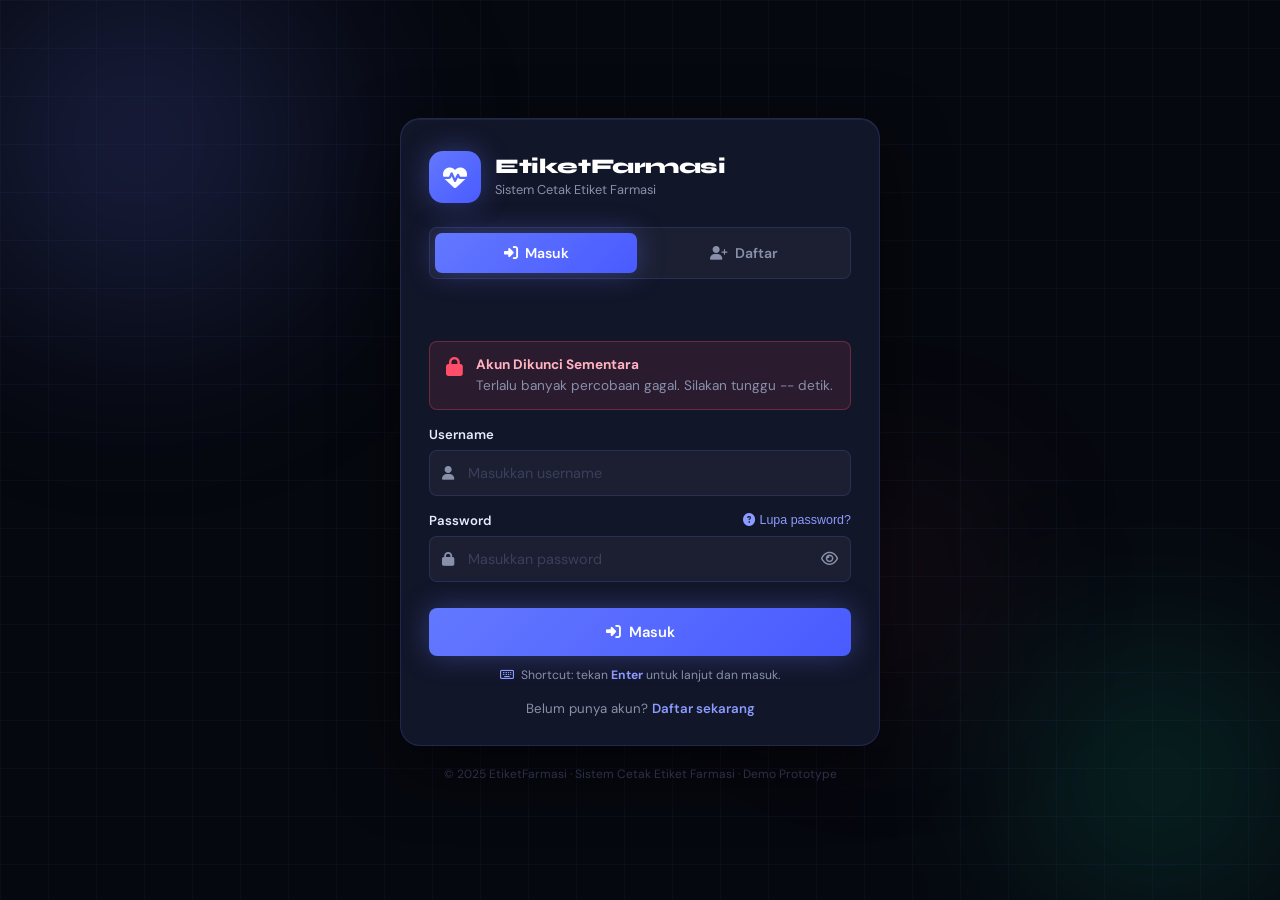
<file: index.html>
<!doctype html>
<html lang="id">
  <head>
    <meta charset="UTF-8" />
    <meta name="viewport" content="width=device-width, initial-scale=1.0" />
    <title>EtiketFarmasi — Login</title>
    <link rel="preconnect" href="https://fonts.googleapis.com" />
    <link rel="preconnect" href="https://fonts.gstatic.com" crossorigin />
    <link
      href="https://fonts.googleapis.com/css2?family=Syne:wght@400;500;600;700;800&family=DM+Sans:wght@300;400;500;600&display=swap"
      rel="stylesheet"
    />
    <link
      rel="stylesheet"
      href="https://cdnjs.cloudflare.com/ajax/libs/font-awesome/6.5.0/css/all.min.css"
    />
    <link rel="stylesheet" href="css/auth.css" />
  </head>
  <body>
    <!-- Background Decorations -->
    <div class="bg-orb bg-orb-1"></div>
    <div class="bg-orb bg-orb-2"></div>
    <div class="bg-orb bg-orb-3"></div>
    <div class="bg-grid"></div>

    <main class="auth-wrapper">
      <div class="auth-card" id="auth-card">
        <!-- Brand Header -->
        <div class="auth-brand">
          <div class="auth-logo">
            <i class="fa-solid fa-heart-pulse"></i>
          </div>
          <div class="auth-brand-text">
            <h1>EtiketFarmasi</h1>
            <p>Sistem Cetak Etiket Farmasi</p>
          </div>
        </div>

        <!-- Tab Switch -->
        <div class="auth-tabs" role="tablist">
          <button
            class="auth-tab active"
            id="tab-login"
            onclick="switchTab('login')"
            role="tab"
            aria-selected="true"
          >
            <i class="fa-solid fa-right-to-bracket"></i> Masuk
          </button>
          <button
            class="auth-tab"
            id="tab-register"
            onclick="switchTab('register')"
            role="tab"
            aria-selected="false"
          >
            <i class="fa-solid fa-user-plus"></i> Daftar
          </button>
        </div>

        <!-- ===== LOGIN FORM ===== -->
        <div id="panel-login" class="auth-panel">
          <div class="alert-box" id="login-alert" hidden></div>

          <div class="lockout-banner" id="lockout-banner" hidden>
            <i class="fa-solid fa-lock"></i>
            <div>
              <strong>Akun Dikunci Sementara</strong>
              <p>
                Terlalu banyak percobaan gagal. Silakan tunggu
                <span id="lockout-timer">--</span> detik.
              </p>
            </div>
          </div>

          <div class="field">
            <label for="login-username">Username</label>
            <div class="input-wrap">
              <span class="input-icon"><i class="fa-solid fa-user"></i></span>
              <input
                type="text"
                id="login-username"
                class="control"
                placeholder="Masukkan username"
                autocomplete="username"
              />
            </div>
          </div>

          <div class="field">
            <label for="login-password">
              Password
              <button
                type="button"
                class="forgot-link"
                onclick="showForgotPassword()"
              >
                <i class="fa-solid fa-circle-question"></i> Lupa password?
              </button>
            </label>
            <div class="input-wrap">
              <span class="input-icon"><i class="fa-solid fa-lock"></i></span>
              <input
                type="password"
                id="login-password"
                class="control"
                placeholder="Masukkan password"
                autocomplete="current-password"
              />
              <button
                type="button"
                class="toggle-pw"
                id="toggle-login-pw"
                onclick="togglePw('login-password', 'toggle-login-pw')"
                aria-label="Tampilkan password"
              >
                <i class="fa-regular fa-eye"></i>
              </button>
            </div>
            <div class="attempt-info" id="attempt-info" hidden></div>
          </div>

          <button
            class="btn btn-primary btn-full"
            id="btn-login"
            onclick="doLogin()"
          >
            <i class="fa-solid fa-right-to-bracket"></i> Masuk
          </button>
          <p class="keyboard-hint">
            <i class="fa-regular fa-keyboard"></i>
            Shortcut: tekan <strong>Enter</strong> untuk lanjut dan masuk.
          </p>

          <p class="auth-switch">
            Belum punya akun?
            <button onclick="switchTab('register')">Daftar sekarang</button>
          </p>
        </div>

        <!-- ===== REGISTER FORM ===== -->
        <div id="panel-register" class="auth-panel" hidden>
          <div class="alert-box" id="register-alert" hidden></div>

          <div class="field">
            <label for="reg-username">Username</label>
            <div class="input-wrap">
              <span class="input-icon"><i class="fa-solid fa-user"></i></span>
              <input
                type="text"
                id="reg-username"
                class="control"
                placeholder="Contoh: budi123"
                autocomplete="username"
                oninput="clearRegAlert()"
              />
            </div>
            <small
              >Minimal 3 karakter, boleh huruf, angka, titik, underscore.</small
            >
          </div>

          <div class="field">
            <label for="reg-fullname">Nama Lengkap</label>
            <div class="input-wrap">
              <span class="input-icon"
                ><i class="fa-solid fa-id-card"></i
              ></span>
              <input
                type="text"
                id="reg-fullname"
                class="control"
                placeholder="Nama lengkap Anda"
                autocomplete="name"
                oninput="clearRegAlert()"
              />
            </div>
          </div>

          <div class="field">
            <label for="reg-password">Password</label>
            <div class="input-wrap">
              <span class="input-icon"><i class="fa-solid fa-lock"></i></span>
              <input
                type="password"
                id="reg-password"
                class="control"
                placeholder="Buat password (min. 6 karakter)"
                autocomplete="new-password"
                oninput="
                  checkPasswordStrength();
                  clearRegAlert();
                "
              />
              <button
                type="button"
                class="toggle-pw"
                id="toggle-reg-pw"
                onclick="togglePw('reg-password', 'toggle-reg-pw')"
                aria-label="Tampilkan password"
              >
                <i class="fa-regular fa-eye"></i>
              </button>
            </div>
            <div class="pw-strength-wrap" id="pw-strength-wrap" hidden>
              <div class="pw-strength-bar">
                <div class="pw-strength-fill" id="pw-strength-fill"></div>
              </div>
              <span class="pw-strength-label" id="pw-strength-label"></span>
            </div>
          </div>

          <div class="field">
            <label for="reg-confirm">Konfirmasi Password</label>
            <div class="input-wrap">
              <span class="input-icon"
                ><i class="fa-solid fa-lock-open"></i
              ></span>
              <input
                type="password"
                id="reg-confirm"
                class="control"
                placeholder="Ulangi password"
                autocomplete="new-password"
                oninput="clearRegAlert()"
              />
              <button
                type="button"
                class="toggle-pw"
                id="toggle-reg-confirm"
                onclick="togglePw('reg-confirm', 'toggle-reg-confirm')"
                aria-label="Tampilkan password"
              >
                <i class="fa-regular fa-eye"></i>
              </button>
            </div>
          </div>

          <button class="btn btn-primary btn-full" onclick="doRegister()">
            <i class="fa-solid fa-user-plus"></i> Buat Akun
          </button>
          <p class="keyboard-hint">
            <i class="fa-regular fa-keyboard"></i>
            Shortcut: tekan <strong>Enter</strong> untuk lanjut ke kolom
            berikutnya.
          </p>

          <p class="auth-switch">
            Sudah punya akun?
            <button onclick="switchTab('login')">Masuk sekarang</button>
          </p>
        </div>

        <!-- ===== FORGOT / REQUEST GANTI PASSWORD ===== -->
        <div id="panel-forgot" class="auth-panel" hidden>
          <div class="back-btn-wrap">
            <button class="back-btn" onclick="showLoginPanel()">
              <i class="fa-solid fa-arrow-left"></i> Kembali ke Login
            </button>
          </div>
          <div class="forgot-header">
            <div class="forgot-icon"><i class="fa-solid fa-key"></i></div>
            <h2>Verifikasi Password</h2>
            <p id="forgot-subtitle">
              Masukkan username Anda. Anda dapat membuat password baru tanpa
              persetujuan admin.
            </p>
          </div>
          <div class="alert-box" id="forgot-alert" hidden></div>

          <!-- Step 1: Input Username -->
          <div id="forgot-step-1">
            <div class="field">
              <label for="forgot-username">Username Terdaftar</label>
              <div class="input-wrap">
                <span class="input-icon"><i class="fa-solid fa-user"></i></span>
                <input
                  type="text"
                  id="forgot-username"
                  class="control"
                  placeholder="Masukkan username Anda"
                />
              </div>
            </div>
            <button class="btn btn-primary btn-full" onclick="doForgot()">
              <i class="fa-solid fa-paper-plane"></i> Kirim Permintaan
            </button>
          </div>

          <!-- Step 2: Input New Password (shown only when resetPasswordAllowed is true) -->
          <div id="forgot-step-2" hidden>
            <div class="field">
              <label for="forgot-new-pw">Password Baru</label>
              <div class="input-wrap">
                <span class="input-icon"><i class="fa-solid fa-lock"></i></span>
                <input
                  type="password"
                  id="forgot-new-pw"
                  class="control"
                  placeholder="Minimal 6 karakter"
                />
                <button
                  type="button"
                  class="toggle-pw"
                  id="toggle-forgot-new-pw"
                  onclick="togglePw('forgot-new-pw', 'toggle-forgot-new-pw')"
                  aria-label="Tampilkan password"
                >
                  <i class="fa-regular fa-eye"></i>
                </button>
              </div>
            </div>
            <div class="field">
              <label for="forgot-confirm-pw">Konfirmasi Password Baru</label>
              <div class="input-wrap">
                <span class="input-icon"
                  ><i class="fa-solid fa-lock-open"></i
                ></span>
                <input
                  type="password"
                  id="forgot-confirm-pw"
                  class="control"
                  placeholder="Ulangi password baru"
                />
                <button
                  type="button"
                  class="toggle-pw"
                  id="toggle-forgot-confirm-pw"
                  onclick="
                    togglePw('forgot-confirm-pw', 'toggle-forgot-confirm-pw')
                  "
                  aria-label="Tampilkan password"
                >
                  <i class="fa-regular fa-eye"></i>
                </button>
              </div>
            </div>
            <button
              class="btn btn-primary btn-full"
              onclick="doResetPassword()"
            >
              <i class="fa-solid fa-check"></i> Simpan Password Baru
            </button>
          </div>
        </div>
      </div>
      <!-- /auth-card -->

      <p class="footer-note">
        © 2025 EtiketFarmasi · Sistem Cetak Etiket Farmasi · Demo Prototype
      </p>
    </main>

    <!-- Toast Notification -->
    <div id="toast" role="alert" aria-live="polite"></div>

    <script src="js/storage.js"></script>
    <script src="js/auth.js"></script>
    <script>
      document.addEventListener("DOMContentLoaded", () => {
        // Jika sudah login, langsung redirect
        redirectIfLoggedIn();

        // Shortcut Enter mengikuti urutan kolom agar form tetap nyaman dipakai.
        document.addEventListener("keydown", (e) => {
          if (e.key !== "Enter") return;
          const nextFieldById = {
            "login-username": "login-password",
            "reg-username": "reg-fullname",
            "reg-fullname": "reg-password",
            "reg-password": "reg-confirm",
            "forgot-new-pw": "forgot-confirm-pw",
          };
          const nextId = nextFieldById[e.target.id];
          if (nextId) {
            e.preventDefault();
            document.getElementById(nextId)?.focus();
            return;
          }

          const submitActionById = {
            "login-password": doLogin,
            "reg-confirm": doRegister,
            "forgot-username": doForgot,
            "forgot-confirm-pw": doResetPassword,
          };
          const submitAction = submitActionById[e.target.id];
          if (!submitAction) return;
          e.preventDefault();
          submitAction();
        });
      });
    </script>
  </body>
</html>
</file>
<file: css/auth.css>
/* =============================================
   auth.css — EtiketFarma Auth System
   Login · Register · Password Reset
   ============================================= */

@import url("https://fonts.googleapis.com/css2?family=Syne:wght@400;500;600;700;800&family=DM+Sans:ital,opsz,wght@0,9..40,300;0,9..40,400;0,9..40,500;0,9..40,600;1,9..40,300&display=swap");

:root {
  --c-bg: #06080f;
  --c-surface: #0e1120;
  --c-panel: #121629;
  --c-border: rgba(99, 120, 255, 0.18);
  --c-border-hi: rgba(99, 120, 255, 0.45);
  --c-primary: #6378ff;
  --c-primary-2: #8b9bff;
  --c-accent: #0fffc2;
  --c-danger: #ff4d6a;
  --c-warn: #ffa040;
  --c-orange: #f97316;
  --c-text: #e8eaff;
  --c-muted: #8890aa;
  --c-subtle: #3a3f5c;
  --glow-pri: 0 0 28px rgba(99, 120, 255, 0.35);
  --glow-acc: 0 0 28px rgba(15, 255, 194, 0.28);
  --r: 12px;
  --r-sm: 8px;
  --shadow: 0 24px 64px rgba(0, 0, 0, 0.55);
  --transition: 0.22s cubic-bezier(0.4, 0, 0.2, 1);
}

*,
*::before,
*::after {
  box-sizing: border-box;
  margin: 0;
  padding: 0;
}
html {
  height: 100%;
}
body {
  min-height: 100%;
  font-family: "DM Sans", sans-serif;
  background: var(--c-bg);
  color: var(--c-text);
  overflow-x: hidden;
  position: relative;
}

/* ── Background Orbs ────────────────────────────────────── */
.bg-orb {
  position: fixed;
  border-radius: 50%;
  filter: blur(90px);
  pointer-events: none;
  z-index: 0;
  animation: orb-float 12s ease-in-out infinite alternate;
}
.bg-orb-1 {
  width: 520px;
  height: 520px;
  background: radial-gradient(
    circle,
    rgba(99, 120, 255, 0.28) 0%,
    transparent 70%
  );
  top: -120px;
  left: -120px;
  animation-delay: 0s;
}
.bg-orb-2 {
  width: 400px;
  height: 400px;
  background: radial-gradient(
    circle,
    rgba(15, 255, 194, 0.18) 0%,
    transparent 70%
  );
  bottom: -80px;
  right: -80px;
  animation-delay: -4s;
}
.bg-orb-3 {
  width: 280px;
  height: 280px;
  background: radial-gradient(
    circle,
    rgba(255, 77, 106, 0.14) 0%,
    transparent 70%
  );
  top: 50%;
  right: 20%;
  animation-delay: -8s;
}
@keyframes orb-float {
  from {
    transform: translate(0, 0) scale(1);
  }
  to {
    transform: translate(30px, 20px) scale(1.08);
  }
}

.bg-grid {
  position: fixed;
  inset: 0;
  background-image:
    linear-gradient(rgba(99, 120, 255, 0.05) 1px, transparent 1px),
    linear-gradient(90deg, rgba(99, 120, 255, 0.05) 1px, transparent 1px);
  background-size: 48px 48px;
  pointer-events: none;
  z-index: 0;
}

/* ── Auth Wrapper ───────────────────────────────────────── */
.auth-wrapper {
  position: relative;
  z-index: 1;
  min-height: 100vh;
  display: flex;
  flex-direction: column;
  align-items: center;
  justify-content: center;
  padding: 32px 16px;
  gap: 20px;
}

/* ── Auth Card ──────────────────────────────────────────── */
.auth-card {
  width: min(480px, 100%);
  background: var(--c-panel);
  border: 1px solid var(--c-border);
  border-radius: 20px;
  box-shadow:
    var(--shadow),
    inset 0 1px 0 rgba(255, 255, 255, 0.06);
  padding: 32px 28px 28px;
  backdrop-filter: blur(12px);
  animation: card-in 0.4s cubic-bezier(0.22, 0.68, 0, 1.2) both;
}
@keyframes card-in {
  from {
    opacity: 0;
    transform: translateY(28px) scale(0.97);
  }
  to {
    opacity: 1;
    transform: translateY(0) scale(1);
  }
}

/* ── Brand ──────────────────────────────────────────────── */
.auth-brand {
  display: flex;
  align-items: center;
  gap: 14px;
  margin-bottom: 24px;
}
.auth-logo {
  width: 52px;
  height: 52px;
  border-radius: 14px;
  background: linear-gradient(135deg, var(--c-primary), #4a5bff);
  display: grid;
  place-items: center;
  font-size: 1.5rem;
  color: #fff;
  box-shadow: var(--glow-pri);
  flex-shrink: 0;
}
.auth-brand-text h1 {
  font-family: "Syne", sans-serif;
  font-size: 1.3rem;
  font-weight: 800;
  color: #fff;
  line-height: 1.1;
  letter-spacing: -0.02em;
}
.auth-brand-text p {
  font-size: 0.8rem;
  color: var(--c-muted);
  margin-top: 2px;
}

/* ── Tabs ───────────────────────────────────────────────── */
.auth-tabs {
  display: grid;
  grid-template-columns: 1fr 1fr;
  gap: 6px;
  background: rgba(255, 255, 255, 0.04);
  border: 1px solid var(--c-border);
  border-radius: var(--r-sm);
  padding: 5px;
  margin-bottom: 22px;
}
.auth-tab {
  display: flex;
  align-items: center;
  justify-content: center;
  gap: 7px;
  height: 40px;
  border-radius: 7px;
  font-family: "DM Sans", sans-serif;
  font-size: 0.88rem;
  font-weight: 600;
  color: var(--c-muted);
  background: transparent;
  border: 0;
  cursor: pointer;
  transition: var(--transition);
}
.auth-tab:hover {
  color: var(--c-text);
}
.auth-tab.active {
  background: linear-gradient(135deg, var(--c-primary), #4a5bff);
  color: #fff;
  box-shadow: var(--glow-pri);
}

/* ── Panel animation ────────────────────────────────────── */
.auth-panel {
  animation: fade-up 0.25s ease both;
}
@keyframes fade-up {
  from {
    opacity: 0;
    transform: translateY(10px);
  }
  to {
    opacity: 1;
    transform: translateY(0);
  }
}

/* ── Field ──────────────────────────────────────────────── */
.field {
  margin-bottom: 16px;
}
.field > label {
  display: flex;
  align-items: center;
  justify-content: space-between;
  font-size: 0.82rem;
  font-weight: 600;
  color: var(--c-text);
  margin-bottom: 7px;
}
.label-hint {
  font-weight: 400;
  color: var(--c-muted);
  font-size: 0.78rem;
}
.field > small {
  display: block;
  margin-top: 6px;
  font-size: 0.75rem;
  color: var(--c-muted);
  line-height: 1.4;
}

/* ── Input Wrap ─────────────────────────────────────────── */
.input-wrap {
  position: relative;
  display: flex;
  align-items: center;
}
.input-icon {
  position: absolute;
  left: 13px;
  color: var(--c-muted);
  font-size: 0.88rem;
  pointer-events: none;
  z-index: 1;
}
.control {
  width: 100%;
  height: 46px;
  background: rgba(255, 255, 255, 0.04);
  border: 1px solid var(--c-border);
  border-radius: var(--r-sm);
  color: var(--c-text);
  font-family: "DM Sans", sans-serif;
  font-size: 0.9rem;
  padding: 0 46px 0 38px;
  outline: none;
  transition: var(--transition);
}
.control::placeholder {
  color: var(--c-subtle);
}
.control:hover {
  border-color: var(--c-border-hi);
}
.control:focus {
  border-color: var(--c-primary);
  background: rgba(99, 120, 255, 0.06);
  box-shadow: 0 0 0 3px rgba(99, 120, 255, 0.18);
}

/* ── Toggle Password Button ─────────────────────────────── */
.toggle-pw {
  position: absolute;
  right: 0;
  top: 0;
  bottom: 0;
  width: 44px;
  background: transparent;
  border: 0;
  color: var(--c-muted);
  cursor: pointer;
  display: grid;
  place-items: center;
  font-size: 0.95rem;
  transition: color var(--transition);
  border-radius: 0 var(--r-sm) var(--r-sm) 0;
}
.toggle-pw:hover {
  color: var(--c-primary-2);
}
.toggle-pw.showing {
  color: var(--c-accent);
}

/* ── Forgot Link ────────────────────────────────────────── */
.forgot-link {
  background: none;
  border: 0;
  cursor: pointer;
  color: var(--c-primary-2);
  font-size: 0.78rem;
  font-weight: 500;
  display: inline-flex;
  align-items: center;
  gap: 4px;
  padding: 0;
  transition: color var(--transition);
}
.forgot-link:hover {
  color: var(--c-accent);
}

/* ── Password Strength ──────────────────────────────────── */
.pw-strength-wrap {
  display: flex;
  align-items: center;
  gap: 10px;
  margin-top: 8px;
}
.pw-strength-bar {
  flex: 1;
  height: 4px;
  background: rgba(255, 255, 255, 0.08);
  border-radius: 99px;
  overflow: hidden;
}
.pw-strength-fill {
  height: 100%;
  border-radius: 99px;
  transition:
    width 0.3s ease,
    background 0.3s ease;
  width: 0;
}
.pw-strength-label {
  font-size: 0.72rem;
  font-weight: 600;
  white-space: nowrap;
}

/* ── Buttons ─────────────────────────────────────────────── */
.btn {
  display: inline-flex;
  align-items: center;
  justify-content: center;
  gap: 8px;
  height: 48px;
  border: 0;
  border-radius: var(--r-sm);
  font-family: "DM Sans", sans-serif;
  font-size: 0.92rem;
  font-weight: 600;
  cursor: pointer;
  transition: var(--transition);
  white-space: nowrap;
}
.btn:active {
  transform: scale(0.98);
}
.btn-primary {
  background: linear-gradient(135deg, var(--c-primary) 0%, #4a5bff 100%);
  color: #fff;
  box-shadow: var(--glow-pri);
}
.btn-primary:hover {
  background: linear-gradient(
    135deg,
    var(--c-primary-2) 0%,
    var(--c-primary) 100%
  );
  box-shadow: 0 0 36px rgba(99, 120, 255, 0.5);
}
.btn-primary:disabled {
  background: var(--c-subtle);
  box-shadow: none;
  cursor: not-allowed;
  opacity: 0.6;
}
.btn-full {
  width: 100%;
  margin-top: 4px;
}

/* ── Alert Box ──────────────────────────────────────────── */
.alert-box {
  display: flex;
  align-items: flex-start;
  gap: 10px;
  padding: 12px 14px;
  border-radius: var(--r-sm);
  font-size: 0.84rem;
  line-height: 1.45;
  margin-bottom: 16px;
  animation: fade-up 0.2s ease both;
}
.alert-box.error {
  background: rgba(255, 77, 106, 0.12);
  border: 1px solid rgba(255, 77, 106, 0.3);
  color: #ffb3be;
}
.alert-box.success {
  background: rgba(15, 255, 194, 0.08);
  border: 1px solid rgba(15, 255, 194, 0.25);
  color: #a0fff0;
}
.alert-box.warn {
  background: rgba(255, 160, 64, 0.1);
  border: 1px solid rgba(255, 160, 64, 0.28);
  color: #ffd0a0;
}

/* ── Lockout Banner ─────────────────────────────────────── */
.lockout-banner {
  display: flex;
  align-items: flex-start;
  gap: 13px;
  padding: 14px 16px;
  background: rgba(255, 77, 106, 0.1);
  border: 1px solid rgba(255, 77, 106, 0.3);
  border-radius: var(--r-sm);
  margin-bottom: 16px;
  font-size: 0.85rem;
  animation: fade-up 0.2s ease both;
}
.lockout-banner > i {
  color: var(--c-danger);
  font-size: 1.2rem;
  margin-top: 2px;
  flex-shrink: 0;
}
.lockout-banner strong {
  display: block;
  color: #ffb3be;
  margin-bottom: 3px;
}
.lockout-banner p {
  color: var(--c-muted);
  margin: 0;
  line-height: 1.4;
}

/* ── Attempt Info ───────────────────────────────────────── */
.attempt-info {
  margin-top: 6px;
  font-size: 0.76rem;
  color: var(--c-warn);
  display: flex;
  align-items: center;
  gap: 5px;
}

/* ── Auth Switch ────────────────────────────────────────── */
.auth-switch {
  text-align: center;
  margin-top: 16px;
  font-size: 0.83rem;
  color: var(--c-muted);
}
.auth-switch button {
  background: none;
  border: 0;
  cursor: pointer;
  color: var(--c-primary-2);
  font-weight: 600;
  font-family: inherit;
  font-size: inherit;
  transition: color var(--transition);
  padding: 0;
}
.auth-switch button:hover {
  color: var(--c-accent);
}
.keyboard-hint {
  margin-top: 10px;
  color: var(--c-muted);
  font-size: 0.76rem;
  line-height: 1.5;
  text-align: center;
}
.keyboard-hint i,
.keyboard-hint strong {
  color: var(--c-primary-2);
}
.keyboard-hint i {
  margin-right: 4px;
}

/* ── Forgot Panel ───────────────────────────────────────── */
.back-btn-wrap {
  margin-bottom: 16px;
}
.back-btn {
  display: inline-flex;
  align-items: center;
  gap: 7px;
  background: none;
  border: 0;
  cursor: pointer;
  color: var(--c-muted);
  font-family: "DM Sans", sans-serif;
  font-size: 0.84rem;
  font-weight: 500;
  padding: 0;
  transition: color var(--transition);
}
.back-btn:hover {
  color: var(--c-text);
}
.forgot-header {
  text-align: center;
  margin-bottom: 22px;
}
.forgot-icon {
  width: 60px;
  height: 60px;
  border-radius: 50%;
  background: rgba(99, 120, 255, 0.12);
  border: 1px solid var(--c-border-hi);
  display: grid;
  place-items: center;
  font-size: 1.4rem;
  color: var(--c-primary-2);
  margin: 0 auto 14px;
}
.forgot-header h2 {
  font-family: "Syne", sans-serif;
  font-size: 1.2rem;
  font-weight: 700;
  margin-bottom: 6px;
}
.forgot-header p {
  font-size: 0.83rem;
  color: var(--c-muted);
  line-height: 1.5;
}

/* ── Toast ──────────────────────────────────────────────── */
#toast {
  position: fixed;
  bottom: 24px;
  right: 24px;
  z-index: 9999;
  max-width: min(360px, calc(100vw - 32px));
  padding: 13px 16px;
  border-radius: var(--r-sm);
  background: #1a1e36;
  border: 1px solid var(--c-border-hi);
  color: var(--c-text);
  font-size: 0.87rem;
  font-weight: 500;
  box-shadow: var(--shadow);
  display: flex;
  align-items: center;
  gap: 10px;
  opacity: 0;
  pointer-events: none;
  transform: translateY(14px);
  transition:
    opacity 0.22s ease,
    transform 0.22s ease;
}
#toast.show {
  opacity: 1;
  transform: translateY(0);
  pointer-events: auto;
}
#toast.toast-success {
  border-color: rgba(15, 255, 194, 0.35);
  background: rgba(15, 255, 194, 0.1);
  color: #a0fff0;
}
#toast.toast-error {
  border-color: rgba(255, 77, 106, 0.35);
  background: rgba(255, 77, 106, 0.12);
  color: #ffb3be;
}
#toast.toast-warn {
  border-color: rgba(255, 160, 64, 0.3);
  background: rgba(255, 160, 64, 0.1);
  color: #ffd0a0;
}

/* ── Footer ─────────────────────────────────────────────── */
.footer-note {
  font-size: 0.75rem;
  color: var(--c-subtle);
  text-align: center;
}

/* ════════════════════════════════════════════════════════
   APP.HTML — DASHBOARD STYLES
   ════════════════════════════════════════════════════════ */
.app-shell {
  position: relative;
  z-index: 1;
  min-height: 100vh;
  display: flex;
  flex-direction: column;
  align-items: center;
  justify-content: flex-start;
  gap: 20px;
  padding: 36px 16px 48px;
  animation: fade-up 0.4s ease both;
}

/* ── Session Card ───────────────────────────────────────── */
.session-card {
  width: min(560px, 100%);
  background: var(--c-panel);
  border: 1px solid var(--c-border);
  border-radius: 20px;
  padding: 32px 28px;
  box-shadow: var(--shadow);
  text-align: center;
  animation: card-in 0.4s cubic-bezier(0.22, 0.68, 0, 1.2) both;
}
.welcome-icon {
  width: 72px;
  height: 72px;
  border-radius: 50%;
  background: linear-gradient(135deg, var(--c-primary), #4a5bff);
  display: grid;
  place-items: center;
  font-size: 1.9rem;
  color: #fff;
  margin: 0 auto 18px;
  box-shadow: var(--glow-pri);
  animation: pulse-glow 3s ease-in-out infinite;
}
@keyframes pulse-glow {
  0%,
  100% {
    box-shadow: var(--glow-pri);
  }
  50% {
    box-shadow: 0 0 48px rgba(99, 120, 255, 0.6);
  }
}
.session-card h2 {
  font-family: "Syne", sans-serif;
  font-size: 1.55rem;
  font-weight: 800;
  margin-bottom: 6px;
}
.session-card .sub {
  color: var(--c-muted);
  font-size: 0.88rem;
  margin-bottom: 22px;
}

/* ── User Info Table ────────────────────────────────────── */
.user-info-table {
  width: 100%;
  border-collapse: collapse;
  margin-bottom: 24px;
  text-align: left;
  font-size: 0.85rem;
}
.user-info-table td {
  padding: 9px 12px;
  border-bottom: 1px solid rgba(99, 120, 255, 0.1);
}
.user-info-table td:first-child {
  color: var(--c-muted);
  font-weight: 500;
  width: 140px;
}
.user-info-table td:last-child {
  color: var(--c-text);
  font-weight: 600;
  word-break: break-all;
}
.user-info-table tr:last-child td {
  border-bottom: 0;
}

/* ── Role Badge ─────────────────────────────────────────── */
.role-badge {
  display: inline-block;
  padding: 3px 10px;
  border-radius: 99px;
  font-size: 0.75rem;
  font-weight: 700;
}
.role-badge.user {
  background: rgba(99, 120, 255, 0.15);
  color: var(--c-primary-2);
  border: 1px solid var(--c-border);
}

/* ── Action Buttons ─────────────────────────────────────── */
.btn-open-app {
  display: inline-flex;
  align-items: center;
  gap: 9px;
  height: 46px;
  padding: 0 24px;
  border-radius: 8px;
  background: linear-gradient(135deg, var(--c-primary), #4a5bff);
  border: 0;
  color: #fff;
  font-family: "DM Sans", sans-serif;
  font-size: 0.9rem;
  font-weight: 600;
  cursor: pointer;
  transition: var(--transition);
  box-shadow: var(--glow-pri);
  margin-right: 10px;
}
.btn-open-app:hover {
  filter: brightness(1.12);
  transform: translateY(-1px);
}

.btn-logout {
  display: inline-flex;
  align-items: center;
  gap: 9px;
  height: 46px;
  padding: 0 24px;
  border-radius: 8px;
  background: rgba(255, 77, 106, 0.1);
  border: 1px solid rgba(255, 77, 106, 0.3);
  color: #ffb3be;
  font-family: "DM Sans", sans-serif;
  font-size: 0.9rem;
  font-weight: 600;
  cursor: pointer;
  transition: var(--transition);
}
.btn-logout:hover {
  background: rgba(255, 77, 106, 0.2);
  border-color: rgba(255, 77, 106, 0.5);
  color: #fff;
  transform: translateY(-1px);
}

/* ── Stats Grid ─────────────────────────────────────────── */
.stats-grid-4 {
  width: min(560px, 100%);
  display: grid;
  grid-template-columns: repeat(2, 1fr);
  gap: 12px;
  animation: card-in 0.4s 0.1s cubic-bezier(0.22, 0.68, 0, 1.2) both;
}
.stat-mini-card {
  background: var(--c-panel);
  border: 1px solid var(--c-border);
  border-radius: 14px;
  padding: 16px;
  display: flex;
  align-items: center;
  gap: 12px;
  transition: var(--transition);
}
.stat-mini-card:hover {
  border-color: var(--c-border-hi);
  transform: translateY(-2px);
}
.stat-mini-icon {
  width: 42px;
  height: 42px;
  border-radius: 10px;
  display: grid;
  place-items: center;
  font-size: 1.1rem;
  flex-shrink: 0;
}
.stat-mini-info p {
  margin: 0 0 2px;
  color: var(--c-muted);
  font-size: 0.72rem;
  font-weight: 700;
  text-transform: uppercase;
  letter-spacing: 0.04em;
}
.stat-mini-info strong {
  font-size: 1.3rem;
  font-weight: 800;
}

/* ── Users List Card ────────────────────────────────────── */
.users-list-card {
  width: min(560px, 100%);
  background: var(--c-panel);
  border: 1px solid var(--c-border);
  border-radius: 16px;
  padding: 20px 22px;
  animation: card-in 0.4s 0.2s cubic-bezier(0.22, 0.68, 0, 1.2) both;
}
.users-list-card h3 {
  font-family: "Syne", sans-serif;
  font-size: 0.95rem;
  font-weight: 700;
  margin-bottom: 14px;
  color: var(--c-muted);
  display: flex;
  align-items: center;
  gap: 8px;
}
.user-item {
  display: flex;
  align-items: center;
  gap: 12px;
  padding: 10px 0;
  border-bottom: 1px solid rgba(99, 120, 255, 0.08);
  transition: var(--transition);
}
.user-item:last-child {
  border-bottom: 0;
}
.user-avatar {
  width: 36px;
  height: 36px;
  border-radius: 50%;
  background: linear-gradient(135deg, var(--c-primary), #4a5bff);
  display: grid;
  place-items: center;
  font-size: 0.85rem;
  font-weight: 700;
  color: #fff;
  flex-shrink: 0;
}
.user-item-info .name {
  font-weight: 600;
  font-size: 0.88rem;
}
.user-item-info .uname {
  font-size: 0.75rem;
  color: var(--c-muted);
  margin-top: 2px;
}
.user-badge {
  margin-left: auto;
  font-size: 0.7rem;
  padding: 3px 9px;
  border-radius: 99px;
  background: rgba(99, 120, 255, 0.12);
  border: 1px solid var(--c-border);
  color: var(--c-primary-2);
  font-weight: 600;
}
.user-badge.active {
  background: rgba(15, 255, 194, 0.1);
  border-color: rgba(15, 255, 194, 0.3);
  color: var(--c-accent);
}
.empty-users {
  text-align: center;
  padding: 16px 0;
  color: var(--c-muted);
  font-size: 0.84rem;
}

/* ── Admin Panel Card ───────────────────────────────────── */
.admin-panel-card {
  width: min(800px, 100%);
  background: var(--c-panel);
  border: 1px solid rgba(249, 115, 22, 0.25);
  border-radius: 16px;
  padding: 22px;
  animation: card-in 0.4s 0.25s cubic-bezier(0.22, 0.68, 0, 1.2) both;
}
.admin-panel-card h3 {
  font-family: "Syne", sans-serif;
  font-size: 0.95rem;
  font-weight: 700;
  margin-bottom: 14px;
  display: flex;
  align-items: center;
  gap: 8px;
  color: var(--c-orange);
}
.admin-table-wrap {
  overflow-x: auto;
  border-radius: var(--r-sm);
  border: 1px solid var(--c-border);
}
.admin-table {
  width: 100%;
  border-collapse: collapse;
  min-width: 540px;
  font-size: 0.84rem;
}
.admin-table th {
  padding: 10px 12px;
  background: rgba(255, 255, 255, 0.03);
  border-bottom: 1px solid var(--c-border);
  color: var(--c-muted);
  font-size: 0.74rem;
  text-transform: uppercase;
  letter-spacing: 0.04em;
  text-align: left;
}
.admin-table td {
  padding: 10px 12px;
  border-bottom: 1px solid rgba(99, 120, 255, 0.06);
  color: var(--c-text);
  vertical-align: middle;
}
.admin-table tr:last-child td {
  border-bottom: 0;
}
.admin-table tr:hover td {
  background: rgba(99, 120, 255, 0.04);
}

/* ── Status Badge ───────────────────────────────────────── */
.user-status-badge {
  display: inline-block;
  padding: 3px 9px;
  border-radius: 99px;
  font-size: 0.72rem;
  font-weight: 700;
}
.badge-active {
  background: rgba(249, 115, 22, 0.15);
  color: #fb923c;
  border: 1px solid rgba(249, 115, 22, 0.3);
}
.badge-inactive {
  background: rgba(255, 255, 255, 0.05);
  color: var(--c-muted);
  border: 1px solid var(--c-border);
}
.badge-pw-req {
  display: inline-block;
  margin-left: 6px;
  padding: 2px 7px;
  border-radius: 99px;
  font-size: 0.68rem;
  font-weight: 700;
  background: rgba(255, 77, 106, 0.15);
  color: #ffb3be;
  border: 1px solid rgba(255, 77, 106, 0.3);
}

/* ── Admin Action Buttons ───────────────────────────────── */
.btn-admin-action {
  display: inline-flex;
  align-items: center;
  height: 28px;
  padding: 0 10px;
  border-radius: 6px;
  border: 0;
  font-size: 0.74rem;
  font-weight: 700;
  cursor: pointer;
  transition: var(--transition);
  margin-right: 4px;
  font-family: "DM Sans", sans-serif;
}
.btn-activate {
  background: rgba(15, 255, 194, 0.1);
  color: #0fffc2;
  border: 1px solid rgba(15, 255, 194, 0.2);
}
.btn-deactivate {
  background: rgba(255, 160, 64, 0.1);
  color: #ffa040;
  border: 1px solid rgba(255, 160, 64, 0.2);
}
.btn-set-pw {
  background: rgba(99, 120, 255, 0.12);
  color: var(--c-primary-2);
  border: 1px solid var(--c-border);
}
.btn-delete-user {
  background: rgba(255, 77, 106, 0.1);
  color: #ffb3be;
  border: 1px solid rgba(255, 77, 106, 0.2);
}
.btn-admin-action:hover {
  filter: brightness(1.2);
  transform: translateY(-1px);
}

/* ── Modal ──────────────────────────────────────────────── */
.modal-overlay {
  position: fixed;
  inset: 0;
  z-index: 1000;
  background: rgba(0, 0, 0, 0.72);
  display: grid;
  place-items: center;
  padding: 16px;
  opacity: 0;
  pointer-events: none;
  transition: opacity 0.22s ease;
  backdrop-filter: blur(6px);
}
.modal-overlay.show {
  opacity: 1;
  pointer-events: auto;
}
.modal-box {
  width: min(420px, 100%);
  background: var(--c-panel);
  border: 1px solid var(--c-border);
  border-radius: 16px;
  padding: 28px 24px;
  box-shadow: var(--shadow);
  transform: scale(0.95);
  transition: transform 0.22s ease;
}
.modal-overlay.show .modal-box {
  transform: scale(1);
}
.modal-box h4 {
  font-family: "Syne", sans-serif;
  font-size: 1.1rem;
  font-weight: 700;
  margin-bottom: 6px;
}
.modal-box p {
  color: var(--c-muted);
  font-size: 0.85rem;
  margin-bottom: 16px;
}
.modal-actions {
  display: flex;
  gap: 10px;
  justify-content: flex-end;
  margin-top: 16px;
}
.btn-modal-cancel {
  display: inline-flex;
  align-items: center;
  height: 40px;
  padding: 0 18px;
  background: rgba(255, 255, 255, 0.06);
  border: 1px solid var(--c-border);
  color: var(--c-muted);
  border-radius: 8px;
  font-family: "DM Sans", sans-serif;
  font-size: 0.88rem;
  font-weight: 600;
  cursor: pointer;
  transition: var(--transition);
}
.btn-modal-cancel:hover {
  color: var(--c-text);
  background: rgba(255, 255, 255, 0.08);
}
.btn-modal-confirm {
  display: inline-flex;
  align-items: center;
  gap: 7px;
  height: 40px;
  padding: 0 18px;
  background: linear-gradient(135deg, var(--c-primary), #4a5bff);
  border: 0;
  color: #fff;
  border-radius: 8px;
  font-family: "DM Sans", sans-serif;
  font-size: 0.88rem;
  font-weight: 600;
  cursor: pointer;
  transition: var(--transition);
  box-shadow: var(--glow-pri);
}
.btn-modal-confirm:hover {
  filter: brightness(1.1);
}

/* ── Password Message Box ───────────────────────────────── */
.pw-message-box {
  background: rgba(15, 255, 194, 0.06);
  border: 1px solid rgba(15, 255, 194, 0.2);
  border-radius: var(--r-sm);
  padding: 12px 14px;
  margin-top: 12px;
  font-size: 0.82rem;
  color: #a0fff0;
  line-height: 1.5;
}
.pw-message-box p {
  color: #a0fff0;
  margin-bottom: 10px;
  font-size: 0.82rem;
}
.btn-copy-msg {
  display: inline-flex;
  align-items: center;
  gap: 6px;
  height: 34px;
  padding: 0 14px;
  background: rgba(15, 255, 194, 0.12);
  border: 1px solid rgba(15, 255, 194, 0.25);
  color: #0fffc2;
  border-radius: 7px;
  font-family: "DM Sans", sans-serif;
  font-size: 0.78rem;
  font-weight: 600;
  cursor: pointer;
  transition: var(--transition);
  margin-right: 8px;
}
.btn-copy-msg:hover {
  background: rgba(15, 255, 194, 0.2);
}
.btn-mark-sent {
  display: inline-flex;
  align-items: center;
  gap: 6px;
  height: 34px;
  padding: 0 14px;
  background: rgba(99, 120, 255, 0.12);
  border: 1px solid var(--c-border);
  color: var(--c-primary-2);
  border-radius: 7px;
  font-family: "DM Sans", sans-serif;
  font-size: 0.78rem;
  font-weight: 600;
  cursor: pointer;
  transition: var(--transition);
}
.btn-mark-sent:hover {
  filter: brightness(1.15);
}

/* ── Responsive ─────────────────────────────────────────── */
@media (max-width: 520px) {
  .auth-card {
    padding: 22px 16px 20px;
  }
  .auth-brand-text h1 {
    font-size: 1.1rem;
  }
  .stats-grid-4 {
    grid-template-columns: 1fr 1fr;
    gap: 8px;
  }
  .session-card,
  .users-list-card,
  .stats-grid-4,
  .admin-panel-card {
    width: 100%;
  }
  .btn-open-app,
  .btn-logout {
    height: 42px;
    font-size: 0.85rem;
  }
}
@media (max-width: 400px) {
  .stats-grid-4 {
    grid-template-columns: 1fr;
  }
}
</file>
